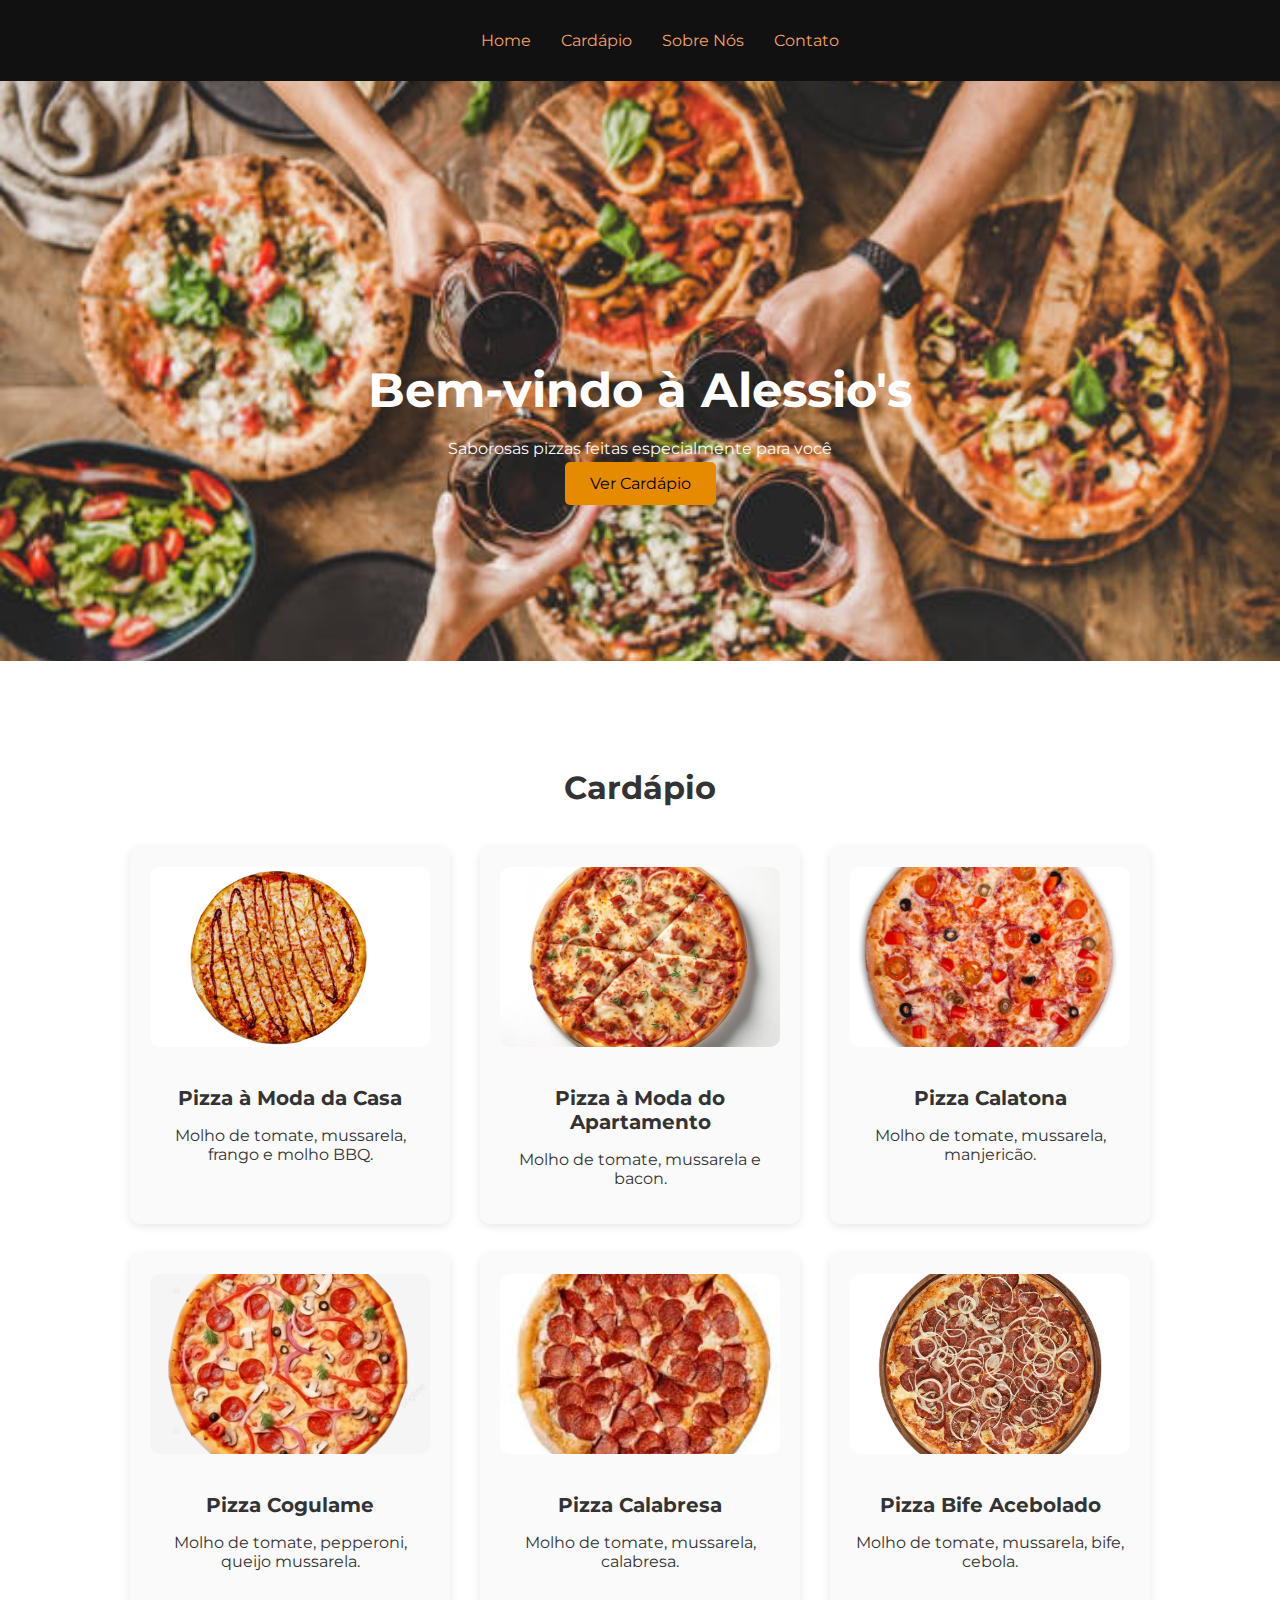
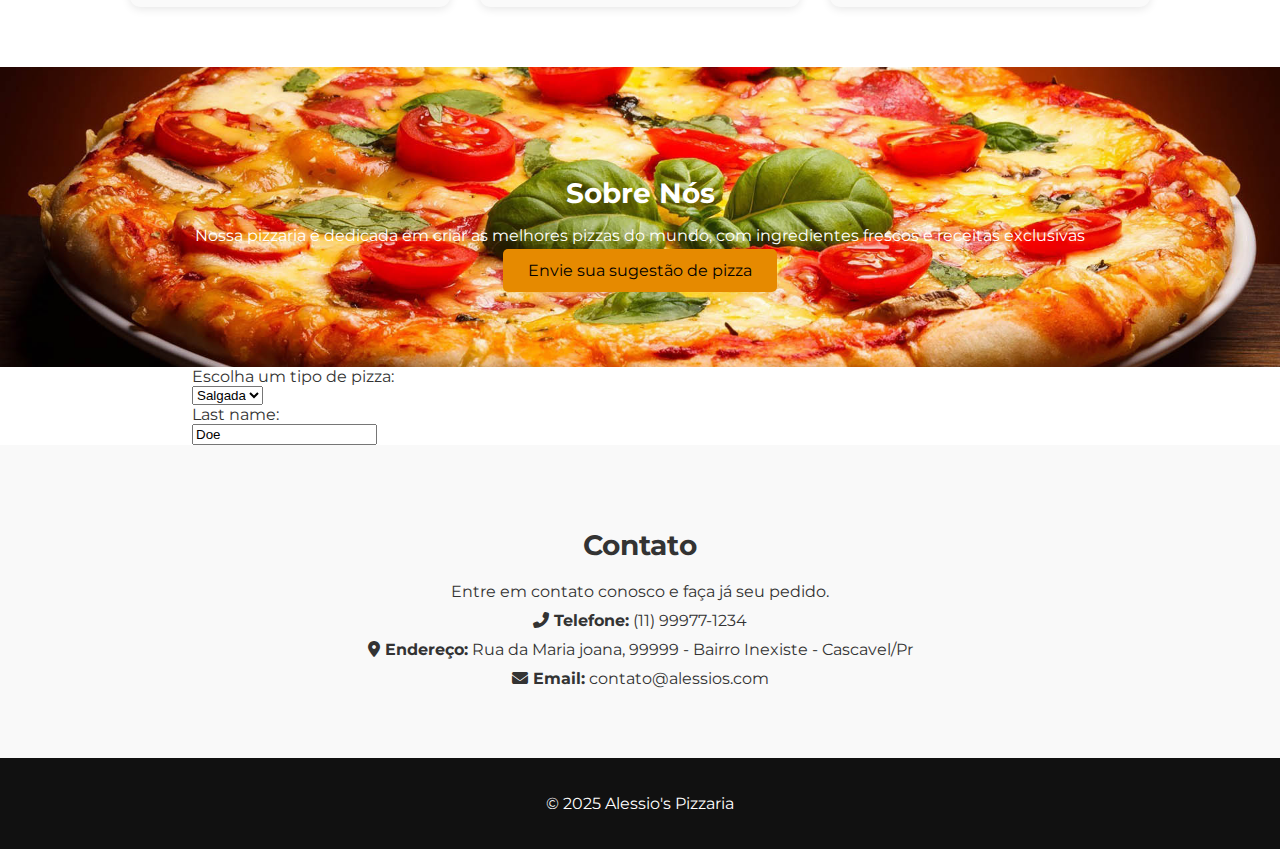
<file: index.html>
<!DOCTYPE html>
<html lang="pt-BR">

<head>
    <meta charset="UTF-8" />
    <meta name="viewport" content="width=device-width, initial-scale=1.0" />
    <title>Alessio's Pizzaria</title>
    <link rel="stylesheet" href="landing.css" />
    <link rel="stylesheet" href="https://cdnjs.cloudflare.com/ajax/libs/font-awesome/6.5.0/css/all.min.css" />
    <link href="https://fonts.googleapis.com/css2?family=Montserrat:wght@400;700&display=swap" rel="stylesheet" />
</head>

<body>

    <header>
        <nav>
            <ul id="links">
                <li><a href="#secao1">Home</a></li>
                <li><a href="#secao2">Cardápio</a></li>
                <li><a href="#secao3">Sobre Nós</a></li>
                <li><a href="#contato">Contato</a></li>
            </ul>
        </nav>
    </header>

    <section id="secao1">
        <div id="secao1Texto">
            <h1>Bem-vindo à Alessio's</h1>
            <p>Saborosas pizzas feitas especialmente para você</p>
            <a href="#secao2" id="btn">Ver Cardápio</a>
        </div>
    </section>

    <section id="secao2">
        <h2>Cardápio</h2>
        <div id="pizzas">
            <div id="pizza">
                <img src="assets/pizza1.webp" alt="Pizza à Moda da Casa" />
                <h3>Pizza à Moda da Casa</h3>
                <p>Molho de tomate, mussarela, frango e molho BBQ.</p>
            </div>
            <div id="pizza">
                <img src="assets/pizza2.avif" alt="Pizza à Moda do Apartamento" />
                <h3>Pizza à Moda do Apartamento</h3>
                <p>Molho de tomate, mussarela e bacon.</p>
            </div>
            <div id="pizza">
                <img src="assets/pizza3.jpg" alt="Pizza Calatona" />
                <h3>Pizza Calatona</h3>
                <p>Molho de tomate, mussarela, manjericão.</p>
            </div>
            <div id="pizza">
                <img src="assets/pizza4.png" alt="Pizza Cogulame" />
                <h3>Pizza Cogulame</h3>
                <p>Molho de tomate, pepperoni, queijo mussarela.</p>
            </div>
            <div id="pizza">
                <img src="assets/pizza5.jpeg" alt="Pizza Calabresa" />
                <h3>Pizza Calabresa</h3>
                <p>Molho de tomate, mussarela, calabresa.</p>
            </div>
            <div id="pizza">
                <img src="assets/pizza6.webp" alt="Pizza Bife Acebolado" />
                <h3>Pizza Bife Acebolado</h3>
                <p>Molho de tomate, mussarela, bife, cebola.</p>
            </div>
        </div>
    </section>

    <section id="secao3">
        <div>
            <h2>Sobre Nós</h2>
            <p>Nossa pizzaria é dedicada em criar as melhores pizzas do mundo, com ingredientes frescos e receitas exclusivas</p>
            <a href="#enviarPizza" id="btn">Envie sua sugestão de pizza</a>
        </div>
    </section>

    <section id="enviarPizza">
        <div>
            <form>
                <label for="tipoPizza">Escolha um tipo de pizza:</label>
                <select id="tipoPizza" name="tipoPizza">
                    <option value="doce">Salgada</option>
                    <option value="salgada">Doce</option>
                </select>
                <label for="lname">Last name:</label><br>
                <input type="text" id="lname" name="lname" value="Doe">
            </form>
        </div>
    </section>

    <section id="contato">
        <h2>Contato</h2>
        <p>Entre em contato conosco e faça já seu pedido.</p>
        <p><i class="fas fa-phone-alt"></i><strong> Telefone:</strong> (11) 99977-1234</p>
        <p><i class="fas fa-map-marker-alt"></i><strong> Endereço:</strong> Rua da Maria joana, 99999 - Bairro Inexiste - Cascavel/Pr</p>
        <p><i class="fas fa-envelope"></i><strong> Email:</strong> contato@alessios.com</p>
    </section>

    <footer>
        <p>&copy; 2025 Alessio's Pizzaria</p>
    </footer>

</body>

</html>
</file>
<file: landing.css>
.montserrat-textsecao1 {
    font-family: "Montserrat", sans-serif;
    font-optical-sizing: auto;
    font-weight: 100;
    font-style: normal;
}

body {
    font-family: "Montserrat", sans-serif;
    background-color: #fff;
    color: #333;
    margin: 0px;
}

header {
    width: 100%;
    top: 0;
    background-color: #111;
}

nav {
    display: flex;
    justify-content: center;
    padding: 15px 0;
}

#links {
    list-style: none;
    display: flex;
    gap: 30px;
}

#links a {
    color: #f4a261;
    text-decoration: none;
    font-size: 16px;
}

#secao1 {
    background: url('assets/imgSection1.jpg') no-repeat center center/cover;
    height: 500px;
    display: flex;
    align-items: center;
    justify-content: center;
    padding-top: 80px;
}

#secao1Texto {
    text-align: center;
    padding: 30px;
    border-radius: 10px;
}

#secao1 p {
    color: #fafafa;
}

#secao1 h1 {
    font-size: 48px;
    color: white;
    margin-bottom: 20px;
}

#btn {
    background: #e68a00;
    color: black;
    padding: 12px 25px;
    text-decoration: none;
    border-radius: 5px;
}

#secao2 {
    padding: 80px 20px 60px;
    text-align: center;
    background-color: #fff;
}

#secao2 h2 {
    font-size: 32px;
    margin-bottom: 40px;
}

#pizzas {
    display: flex;
    justify-content: center;
    flex-wrap: wrap;
    gap: 30px;
}

#pizza {
    background-color: #fafafa;
    border-radius: 10px;
    box-shadow: 0 2px 10px rgba(0, 0, 0, 0.1);
    width: 280px;
    padding: 20px;
    text-align: center;
}

#pizza:hover {
    transform: scale(1.05);
}

#pizza img {
    width: 100%;
    height: 180px;
    object-fit: cover;
    border-radius: 10px;
    margin-bottom: 15px;
}

#pizza h3 {
    margin-bottom: 10px;
    font-size: 20px;
}

#secao3 {
    background: url('assets/pizzaSobreNos.jpg') no-repeat center center/cover;
    height: 300px;
    display: flex;
    align-items: center;
    justify-content: center;
    color: #fff;
    text-align: center;
}

#secao3 h2 {
    font-size: 28px;
    margin-bottom: 15px;
}

#enviarPizza {
    padding-left: 15%;
}

#tipoPizza {
    display: block;
}

#contato {
    background-color: #f9f9f9;
    padding: 60px 20px;
    text-align: center;
}

#contato h2 {
    font-size: 28px;
    margin-bottom: 20px;
}

#contato p {
    margin: 10px 0;
    font-size: 16px;
}

footer {
    background-color: #111;
    color: #fff;
    text-align: center;
    padding: 20px;
}
</file>
